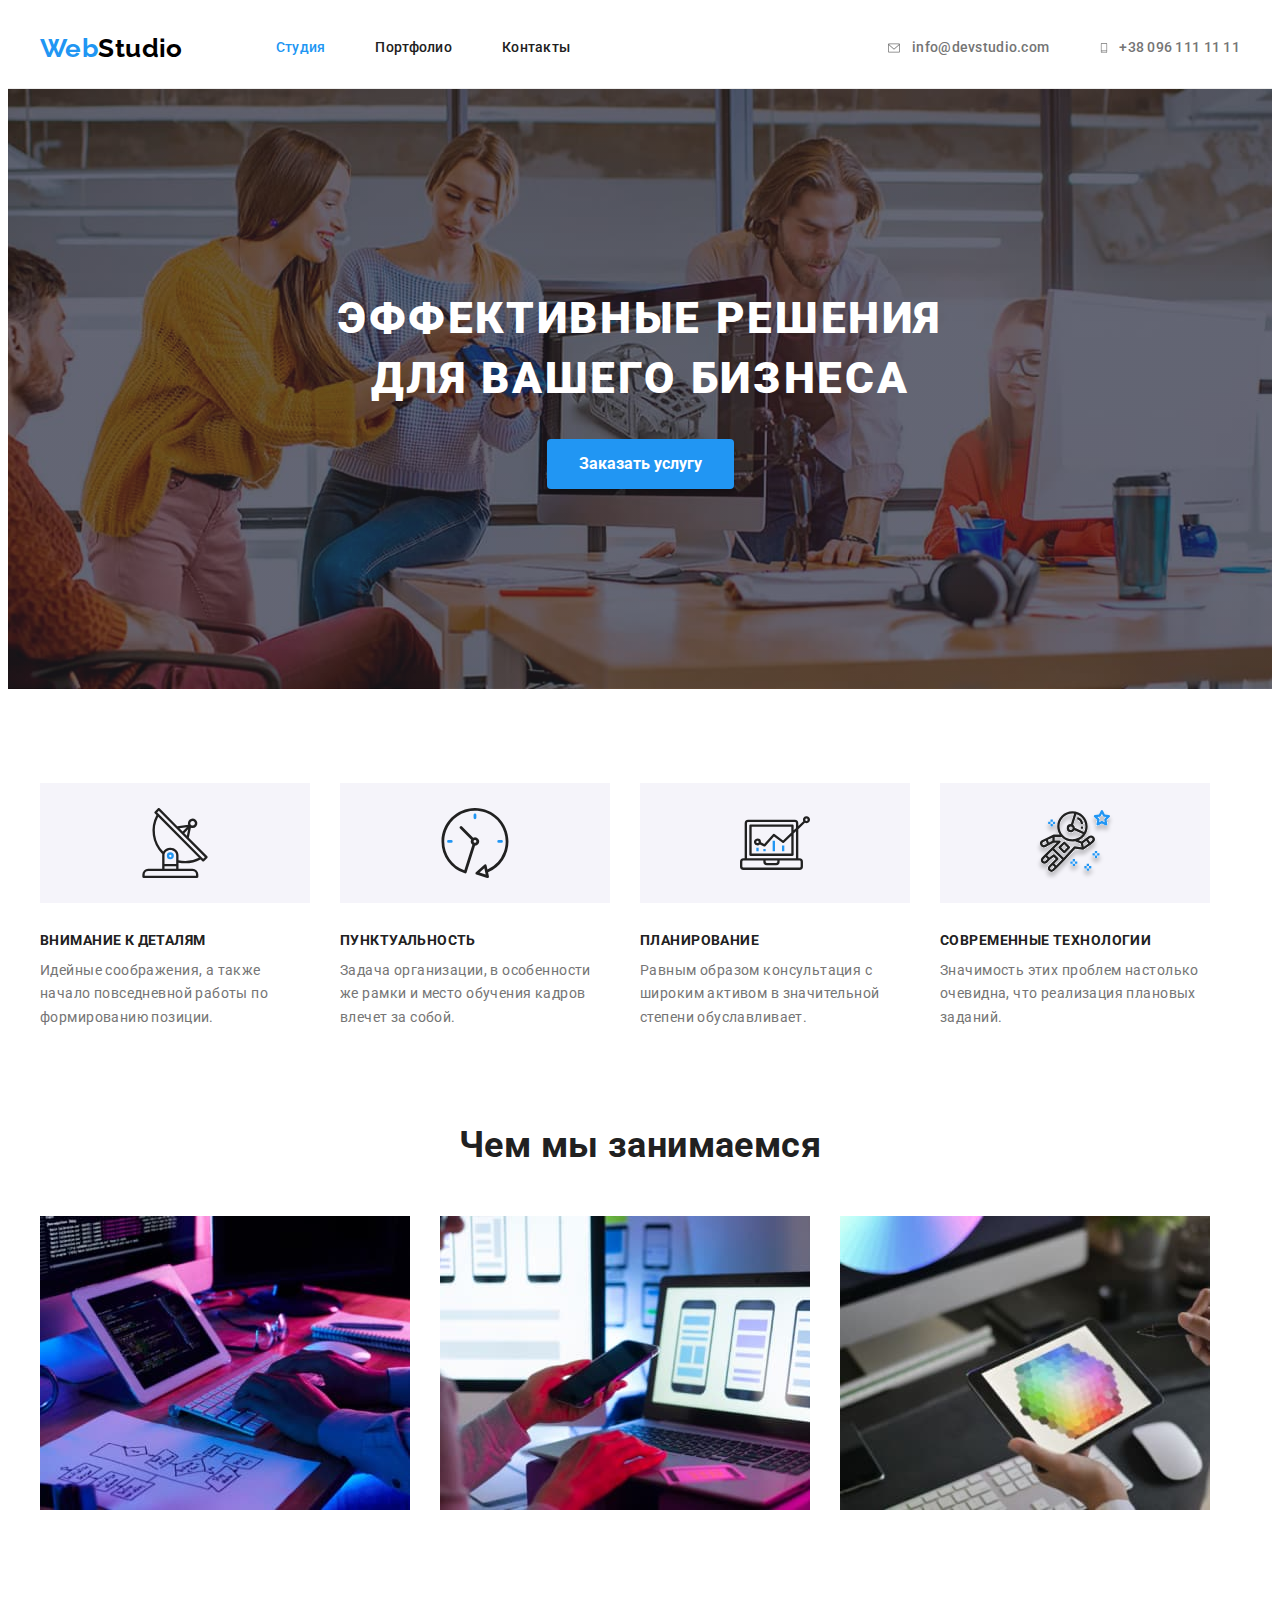
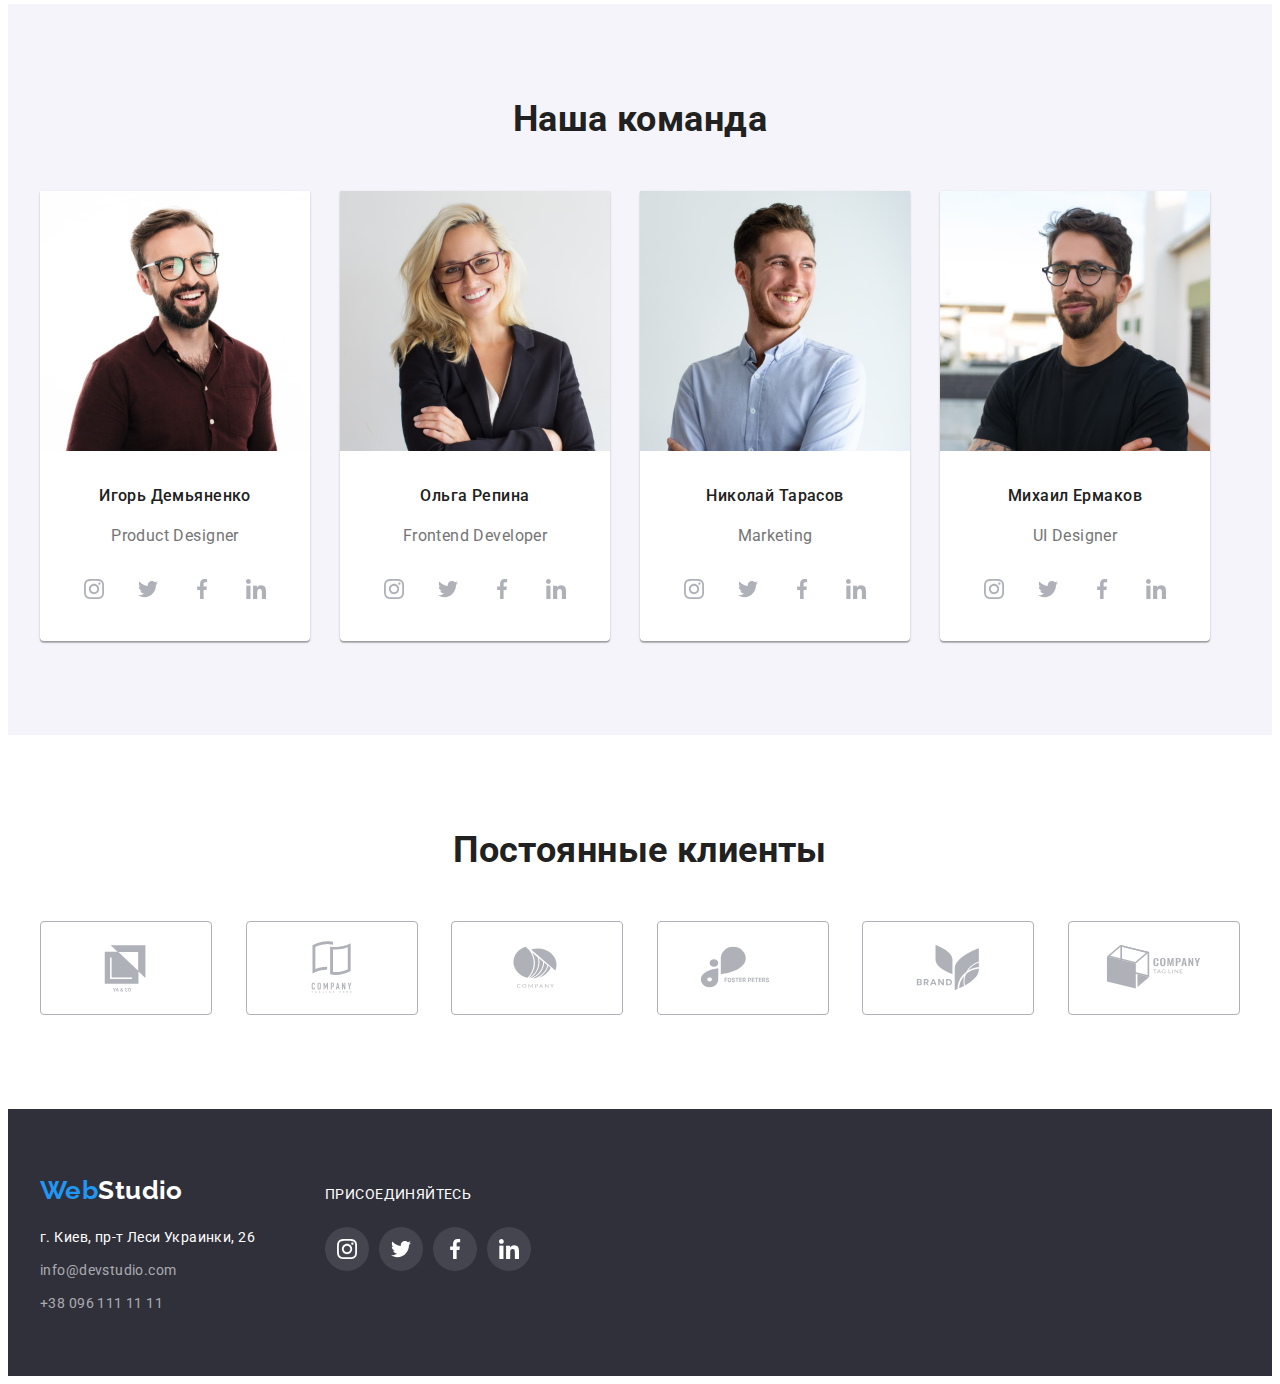
<file: index.html>
<!DOCTYPE html>
<html lang="ru">
  <head>
    <meta charset="UTF-8" />
    <meta http-equiv="X-UA-Compatible" content="IE=edge" />
    <meta name="viewport" content="width=device-width, initial-scale=1.0" />
    <title>WebStudio</title>

    <link
      href="https://fonts.googleapis.com/css2?family=Raleway:wght@700&family=Roboto:wght@400;500;700;900&display=swap"
      rel="stylesheet"
    />
    <link
      rel="stylesheet"
      href="https://cdnjs.cloudflare.com/ajax/libs/modern-normalize/1.1.0/modern-normalize.min.css"
      integrity="sha512-wpPYUAdjBVSE4KJnH1VR1HeZfpl1ub8YT/NKx4PuQ5NmX2tKuGu6U/JRp5y+Y8XG2tV+wKQpNHVUX03MfMFn9Q=="
      crossorigin="anonymous"
      referrerpolicy="no-referrer"
    />
    <link rel="stylesheet" href="./css/styles.css" />
  </head>
  <body>
    <header class="header">
      <div class="header-inner container">
        <nav class="navigation">
          <a href="./index.html" class="logo link"><span>Web</span>Studio</a>
          <ul class="nav-list list">
            <li class="nav-item">
              <a href="./index.html" class="nav-link current link">Студия</a>
            </li>
            <li class="nav-item"><a href="./portfolio.html" class="nav-link link">Портфолио</a></li>
            <li class="nav-item"><a href="#" class="nav-link link">Контакты</a></li>
          </ul>
        </nav>
        <ul class="contacts list">
          <li class="contact-item">
            <a href="mailto:info@devstudio.com" class="contact-link link"
              ><svg class="contact-icon contact-mail">
                <use href="./images/icons.svg#icon-mail"></use></svg
              >info@devstudio.com</a
            >
          </li>
          <li class="contact-item">
            <a href="tel:+380961111111" class="contact-link link"
              ><svg class="contact-icon contact-smartphone">
                <use href="./images/icons.svg#icon-smartphone"></use></svg
              >+38 096 111 11 11</a
            >
          </li>
        </ul>
      </div>
    </header>
    <main>
      <section class="hero section">
        <div class="container">
          <h1 class="hero-title title">Эффективные решения для вашего бизнеса</h1>
          <button type="button" class="hero-btn">Заказать услугу</button>
        </div>
      </section>
      <section class="benefits section">
        <div class="container">
          <h2 class="visually-hidden">Наши преимущества</h2>
          <ul class="benefits-list list">
            <li class="benefits-list-item benefits-icon-1">
              <h3 class="benefits-title title">Внимание к деталям</h3>
              <p>
                Идейные соображения, а также начало повседневной работы по формированию позиции.
              </p>
            </li>
            <li class="benefits-list-item benefits-icon-2">
              <h3 class="benefits-title title">Пунктуальность</h3>
              <p>
                Задача организации, в особенности же рамки и место обучения кадров влечет за собой.
              </p>
            </li>
            <li class="benefits-list-item benefits-icon-3">
              <h3 class="benefits-title title">Планирование</h3>
              <p>
                Равным образом консультация с широким активом в значительной степени обуславливает.
              </p>
            </li>
            <li class="benefits-list-item benefits-icon-4">
              <h3 class="benefits-title title">Современные технологии</h3>
              <p>Значимость этих проблем настолько очевидна, что реализация плановых заданий.</p>
            </li>
          </ul>
        </div>
      </section>
      <section class="work section">
        <div class="container">
          <h2 class="section-title title">Чем мы занимаемся</h2>
          <ul class="work-list list">
            <li class="work-list-item">
              <img
                src="./images/box1.jpg"
                alt="Руки на клавиатуре перед монитором"
                width="370"
                height="294"
              />
            </li>
            <li class="work-list-item">
              <img
                src="./images/box2.jpg"
                alt="Смартфон в руке и вторая рука на тачпаде"
                width="370"
                height="294"
              />
            </li>
            <li class="work-list-item">
              <img
                src="./images/box3.jpg"
                alt="Планшет с цветовой палитрой"
                width="370"
                height="294"
              />
            </li>
          </ul>
        </div>
      </section>
      <section class="team section">
        <div class="container">
          <h2 class="section-title title">Наша команда</h2>
          <ul class="team-list list">
            <li class="team-list-item">
              <img
                src="./images/teammate1.jpg"
                alt="Улыбающийся мужчина"
                width="270"
                height="260"
              />
              <div class="team-thumb">
                <h3 class="team-title title">Игорь Демьяненко</h3>
                <p class="team-profname">Product Designer</p>
                <ul class="list">
                  <li class="team-thumb-item">
                    <a href="#" class="team-thumb-link">
                      <svg class="team-thumb-icon">
                        <use href="./images/icons.svg#icon-instagram"></use>
                      </svg>
                    </a>
                  </li>
                  <li class="team-thumb-item">
                    <a href="#" class="team-thumb-link">
                      <svg class="team-thumb-icon">
                        <use href="./images/icons.svg#icon-twitter"></use>
                      </svg>
                    </a>
                  </li>
                  <li class="team-thumb-item">
                    <a href="#" class="team-thumb-link">
                      <svg class="team-thumb-icon">
                        <use href="./images/icons.svg#icon-facebook"></use>
                      </svg>
                    </a>
                  </li>
                  <li class="team-thumb-item">
                    <a href="#" class="team-thumb-link">
                      <svg class="team-thumb-icon">
                        <use href="./images/icons.svg#icon-linkedin"></use>
                      </svg>
                    </a>
                  </li>
                </ul>
              </div>
            </li>
            <li class="team-list-item">
              <img
                src="./images/teammate2.jpg"
                alt="Улыбающаяся девушка"
                width="270"
                height="260"
              />
              <div class="team-thumb">
                <h3 class="team-title title">Ольга Репина</h3>
                <p class="team-profname">Frontend Developer</p>
                <ul class="list">
                  <li class="team-thumb-item">
                    <a href="#" class="team-thumb-link">
                      <svg class="team-thumb-icon">
                        <use href="./images/icons.svg#icon-instagram"></use>
                      </svg>
                    </a>
                  </li>
                  <li class="team-thumb-item">
                    <a href="#" class="team-thumb-link">
                      <svg class="team-thumb-icon">
                        <use href="./images/icons.svg#icon-twitter"></use>
                      </svg>
                    </a>
                  </li>
                  <li class="team-thumb-item">
                    <a href="#" class="team-thumb-link">
                      <svg class="team-thumb-icon">
                        <use href="./images/icons.svg#icon-facebook"></use>
                      </svg>
                    </a>
                  </li>
                  <li class="team-thumb-item">
                    <a href="#" class="team-thumb-link">
                      <svg class="team-thumb-icon">
                        <use href="./images/icons.svg#icon-linkedin"></use>
                      </svg>
                    </a>
                  </li>
                </ul>
              </div>
            </li>
            <li class="team-list-item">
              <img
                src="./images/teammate3.jpg"
                alt="Улыбающийся мужчина"
                width="270"
                height="260"
              />
              <div class="team-thumb">
                <h3 class="team-title title">Николай Тарасов</h3>
                <p class="team-profname">Marketing</p>
                <ul class="list">
                  <li class="team-thumb-item">
                    <a href="#" class="team-thumb-link">
                      <svg class="team-thumb-icon">
                        <use href="./images/icons.svg#icon-instagram"></use>
                      </svg>
                    </a>
                  </li>
                  <li class="team-thumb-item">
                    <a href="#" class="team-thumb-link">
                      <svg class="team-thumb-icon">
                        <use href="./images/icons.svg#icon-twitter"></use>
                      </svg>
                    </a>
                  </li>
                  <li class="team-thumb-item">
                    <a href="#" class="team-thumb-link">
                      <svg class="team-thumb-icon">
                        <use href="./images/icons.svg#icon-facebook"></use>
                      </svg>
                    </a>
                  </li>
                  <li class="team-thumb-item">
                    <a href="#" class="team-thumb-link">
                      <svg class="team-thumb-icon">
                        <use href="./images/icons.svg#icon-linkedin"></use>
                      </svg>
                    </a>
                  </li>
                </ul>
              </div>
            </li>
            <li class="team-list-item">
              <img
                src="./images/teammate4.jpg"
                alt="Улыбающийся мужчина"
                width="270"
                height="260"
              />
              <div class="team-thumb">
                <h3 class="team-title title">Михаил Ермаков</h3>
                <p class="team-profname">UI Designer</p>
                <ul class="list">
                  <li class="team-thumb-item">
                    <a href="#" class="team-thumb-link">
                      <svg class="team-thumb-icon">
                        <use href="./images/icons.svg#icon-instagram"></use>
                      </svg>
                    </a>
                  </li>
                  <li class="team-thumb-item">
                    <a href="#" class="team-thumb-link">
                      <svg class="team-thumb-icon">
                        <use href="./images/icons.svg#icon-twitter"></use>
                      </svg>
                    </a>
                  </li>
                  <li class="team-thumb-item">
                    <a href="#" class="team-thumb-link">
                      <svg class="team-thumb-icon">
                        <use href="./images/icons.svg#icon-facebook"></use>
                      </svg>
                    </a>
                  </li>
                  <li class="team-thumb-item">
                    <a href="#" class="team-thumb-link">
                      <svg class="team-thumb-icon">
                        <use href="./images/icons.svg#icon-linkedin"></use>
                      </svg>
                    </a>
                  </li>
                </ul>
              </div>
            </li>
          </ul>
        </div>
      </section>
      <section class="clients section">
        <div class="container">
          <h2 class="section-title title">Постоянные клиенты</h2>
          <ul class="clients-list list">
            <li class="clients-list-item">
              <a href="#" class="clients-link link"
                ><svg class="clients-icon"><use href="./images/icons.svg#icon-client-1"></use></svg>
              </a>
            </li>
            <li class="clients-list-item">
              <a href="#" class="clients-link link"
                ><svg class="clients-icon"><use href="./images/icons.svg#icon-client-2"></use></svg>
              </a>
            </li>
            <li class="clients-list-item">
              <a href="#" class="clients-link link"
                ><svg class="clients-icon"><use href="./images/icons.svg#icon-client-3"></use></svg>
              </a>
            </li>
            <li class="clients-list-item">
              <a href="#" class="clients-link link"
                ><svg class="clients-icon"><use href="./images/icons.svg#icon-client-4"></use></svg>
              </a>
            </li>
            <li class="clients-list-item">
              <a href="#" class="clients-link link"
                ><svg class="clients-icon"><use href="./images/icons.svg#icon-client-5"></use></svg>
              </a>
            </li>
            <li class="clients-list-item">
              <a href="#" class="clients-link link"
                ><svg class="clients-icon"><use href="./images/icons.svg#icon-client-6"></use></svg>
              </a>
            </li>
          </ul>
        </div>
      </section>
    </main>
    <footer class="footer">
      <div class="container">
        <div class="adress-wrap">
          <a href="./index.html" class="logo link"><span>Web</span>Studio</a>
          <address>
            <ul class="footer-list list">
              <li class="footer-list-item">
                <a
                  href="https://goo.gl/maps/piqngm7oDQpEDh6u6"
                  target="_blank"
                  rel="noopener nofollow noreferrer"
                  class="map link"
                  >г. Киев, пр-т Леси Украинки, 26</a
                >
              </li>
              <li class="footer-list-item">
                <a href="mailto:info@devstudio.com" class="address link">info@devstudio.com</a>
              </li>
              <li class="footer-list-item">
                <a href="tel:+380961111111" class="address link">+38 096 111 11 11</a>
              </li>
            </ul>
          </address>
        </div>
        <div class="social-wrap">
          <p class="footer-social-text">Присоединяйтесь</p>
          <ul class="list">
            <li class="footer-social-item">
              <a href="#" class="footer-social-link social-icon-instagram link"
                ><svg class="footer-icon">
                  <use href="./images/icons.svg#icon-instagram"></use></svg
              ></a>
            </li>
            <li class="footer-social-item">
              <a href="#" class="footer-social-link social-icon-twitter link"
                ><svg class="footer-icon">
                  <use href="./images/icons.svg#icon-twitter"></use></svg
              ></a>
            </li>
            <li class="footer-social-item">
              <a href="#" class="footer-social-link social-icon-facebook link"
                ><svg class="footer-icon">
                  <use href="./images/icons.svg#icon-facebook"></use></svg
              ></a>
            </li>
            <li class="footer-social-item">
              <a href="#" class="footer-social-link social-icon-linkedin link"
                ><svg class="footer-icon">
                  <use href="./images/icons.svg#icon-linkedin"></use></svg
              ></a>
            </li>
          </ul>
        </div>
      </div>
    </footer>
  </body>
</html>
</file>
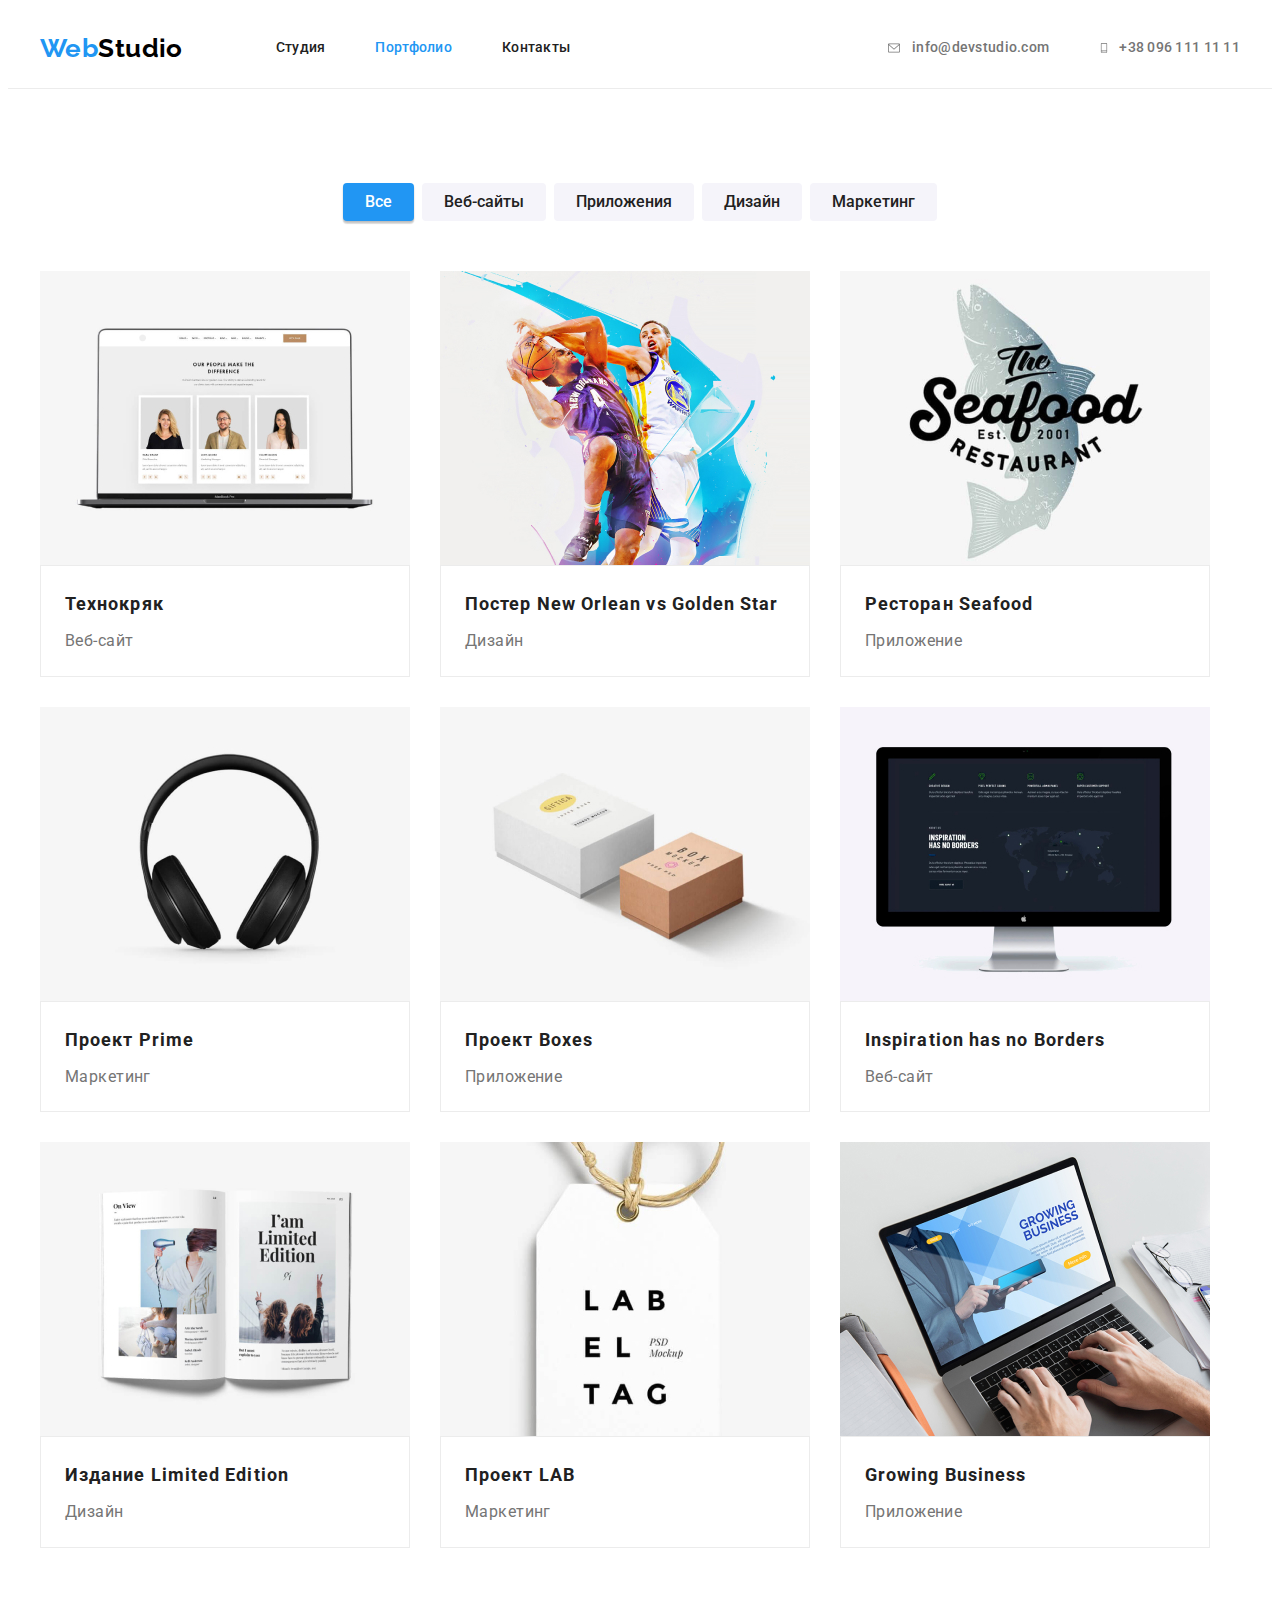
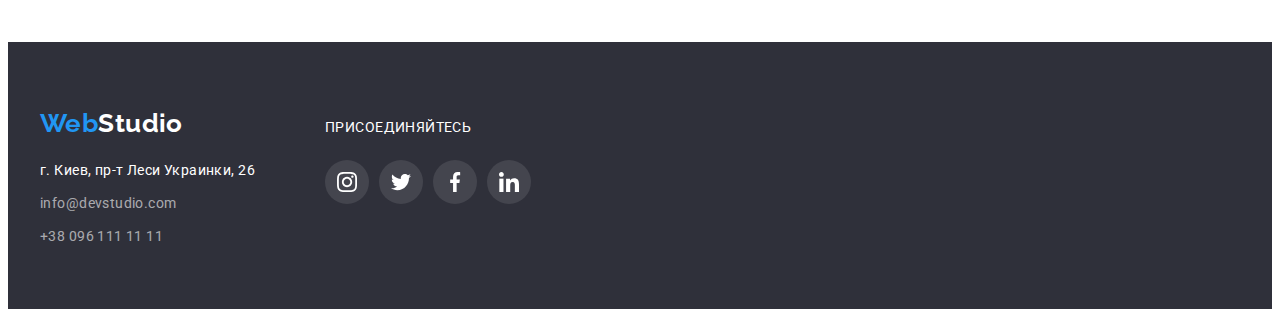
<file: portfolio.html>
<!DOCTYPE html>
<html lang="ru">
  <head>
    <meta charset="UTF-8" />
    <meta http-equiv="X-UA-Compatible" content="IE=edge" />
    <meta name="viewport" content="width=device-width, initial-scale=1.0" />
    <title>WebStudio</title>

    <link
      href="https://fonts.googleapis.com/css2?family=Raleway:wght@700&family=Roboto:wght@400;500;700;900&display=swap"
      rel="stylesheet"
    />
    <link
      rel="stylesheet"
      href="https://cdnjs.cloudflare.com/ajax/libs/modern-normalize/1.1.0/modern-normalize.min.css"
      integrity="sha512-wpPYUAdjBVSE4KJnH1VR1HeZfpl1ub8YT/NKx4PuQ5NmX2tKuGu6U/JRp5y+Y8XG2tV+wKQpNHVUX03MfMFn9Q=="
      crossorigin="anonymous"
      referrerpolicy="no-referrer"
    />
    <link rel="stylesheet" href="./css/styles.css" />
  </head>
  <body>
    <header class="header">
      <div class="header-inner container">
        <nav class="navigation">
          <a href="./index.html" class="logo link"><span>Web</span>Studio</a>
          <ul class="nav-list list">
            <li class="nav-item">
              <a href="./index.html" class="nav-link link">Студия</a>
            </li>
            <li class="nav-item">
              <a href="./portfolio.html" class="nav-link current link">Портфолио</a>
            </li>
            <li class="nav-item"><a href="#" class="nav-link link">Контакты</a></li>
          </ul>
        </nav>
        <ul class="contacts list">
          <li class="contact-item">
            <a href="mailto:info@devstudio.com" class="contact-link link"
              ><svg class="contact-icon contact-mail">
                <use href="./images/icons.svg#icon-mail"></use></svg
              >info@devstudio.com</a
            >
          </li>
          <li class="contact-item">
            <a href="tel:+380961111111" class="contact-link link"
              ><svg class="contact-icon contact-smartphone">
                <use href="./images/icons.svg#icon-smartphone"></use></svg
              >+38 096 111 11 11</a
            >
          </li>
        </ul>
      </div>
    </header>
    <main>
      <section class="portfolio section">
        <div class="container">
          <h1 class="visually-hidden">Наше портфолио</h1>
          <ul class="portfolio-menu list">
            <li class="portfolio-menu-item">
              <button type="button" class="portfolio-btn active">Все</button>
            </li>
            <li class="portfolio-menu-item">
              <button type="button" class="portfolio-btn">Веб-сайты</button>
            </li>
            <li class="portfolio-menu-item">
              <button type="button" class="portfolio-btn">Приложения</button>
            </li>
            <li class="portfolio-menu-item">
              <button type="button" class="portfolio-btn">Дизайн</button>
            </li>
            <li class="portfolio-menu-item">
              <button type="button" class="portfolio-btn">Маркетинг</button>
            </li>
          </ul>
          <ul class="portfolio-list list">
            <li class="portfolio-list-item">
              <a href="#" class="portfolio-link link"
                ><img
                  src="./images/portfolio1.jpg"
                  alt="Открытый ноутбук"
                  width="370"
                  height="294"
                />
                <div class="portfolio-thumb">
                  <h2 class="portfolio-title title">Технокряк</h2>
                  <p class="portfolio-description">Веб-сайт</p>
                </div>
              </a>
            </li>
            <li class="portfolio-list-item">
              <a href="#" class="portfolio-link link"
                ><img
                  src="./images/portfolio2.jpg"
                  alt="2 играющих баскетболиста"
                  width="370"
                  height="294"
                />
                <div class="portfolio-thumb">
                  <h2 class="portfolio-title title">Постер New Orlean vs Golden Star</h2>
                  <p class="portfolio-description">Дизайн</p>
                </div>
              </a>
            </li>
            <li class="portfolio-list-item">
              <a href="#" class="portfolio-link link"
                ><img
                  src="./images/portfolio3.jpg"
                  alt="Логотип ресторана в виде рыбы"
                  width="370"
                  height="294"
                />
                <div class="portfolio-thumb">
                  <h2 class="portfolio-title title">Ресторан Seafood</h2>
                  <p class="portfolio-description">Приложение</p>
                </div>
              </a>
            </li>
            <li class="portfolio-list-item">
              <a href="#" class="portfolio-link link"
                ><img src="./images/portfolio4.jpg" alt="Наушники" width="370" height="294" />
                <div class="portfolio-thumb">
                  <h2 class="portfolio-title title">Проект Prime</h2>
                  <p class="portfolio-description">Маркетинг</p>
                </div>
              </a>
            </li>
            <li class="portfolio-list-item">
              <a href="#" class="portfolio-link link"
                ><img src="./images/portfolio5.jpg" alt="2 коробки" width="370" height="294" />
                <div class="portfolio-thumb">
                  <h2 class="portfolio-title title">Проект Boxes</h2>
                  <p class="portfolio-description">Приложение</p>
                </div>
              </a>
            </li>
            <li class="portfolio-list-item">
              <a href="#" class="portfolio-link link"
                ><img
                  src="./images/portfolio6.jpg"
                  alt="Включенный монитор"
                  width="370"
                  height="294"
                />
                <div class="portfolio-thumb">
                  <h2 class="portfolio-title title">Inspiration has no Borders</h2>
                  <p class="portfolio-description">Веб-сайт</p>
                </div>
              </a>
            </li>
            <li class="portfolio-list-item">
              <a href="#" class="portfolio-link link"
                ><img src="./images/portfolio7.jpg" alt="Открытая книга" width="370" height="294" />
                <div class="portfolio-thumb">
                  <h2 class="portfolio-title title">Издание Limited Edition</h2>
                  <p class="portfolio-description">Дизайн</p>
                </div>
              </a>
            </li>
            <li class="portfolio-list-item">
              <a href="#" class="portfolio-link link"
                ><img src="./images/portfolio8.jpg" alt="Белая бирка" width="370" height="294" />
                <div class="portfolio-thumb">
                  <h2 class="portfolio-title title">Проект LAB</h2>
                  <p class="portfolio-description">Маркетинг</p>
                </div>
              </a>
            </li>
            <li class="portfolio-list-item">
              <a href="#" class="portfolio-link link"
                ><img
                  src="./images/portfolio9.jpg"
                  alt="Открытый ноутбук"
                  width="370"
                  height="294"
                />
                <div class="portfolio-thumb">
                  <h2 class="portfolio-title title">Growing Business</h2>
                  <p class="portfolio-description">Приложение</p>
                </div>
              </a>
            </li>
          </ul>
        </div>
      </section>
    </main>
    <footer class="footer">
      <div class="container">
        <div class="adress-wrap">
          <a href="./index.html" class="logo link"><span>Web</span>Studio</a>
          <address>
            <ul class="footer-list list">
              <li class="footer-list-item">
                <a
                  href="https://goo.gl/maps/piqngm7oDQpEDh6u6"
                  target="_blank"
                  rel="noopener nofollow noreferrer"
                  class="map link"
                  >г. Киев, пр-т Леси Украинки, 26</a
                >
              </li>
              <li class="footer-list-item">
                <a href="mailto:info@devstudio.com" class="address link">info@devstudio.com</a>
              </li>
              <li class="footer-list-item">
                <a href="tel:+380961111111" class="address link">+38 096 111 11 11</a>
              </li>
            </ul>
          </address>
        </div>
        <div class="social-wrap">
          <p class="footer-social-text">Присоединяйтесь</p>
          <ul class="list">
            <li class="footer-social-item">
              <a href="#" class="footer-social-link social-icon-instagram link"
                ><svg class="footer-icon">
                  <use href="./images/icons.svg#icon-instagram"></use></svg
              ></a>
            </li>
            <li class="footer-social-item">
              <a href="#" class="footer-social-link social-icon-twitter link"
                ><svg class="footer-icon">
                  <use href="./images/icons.svg#icon-twitter"></use></svg
              ></a>
            </li>
            <li class="footer-social-item">
              <a href="#" class="footer-social-link social-icon-facebook link"
                ><svg class="footer-icon">
                  <use href="./images/icons.svg#icon-facebook"></use></svg
              ></a>
            </li>
            <li class="footer-social-item">
              <a href="#" class="footer-social-link social-icon-linkedin link"
                ><svg class="footer-icon">
                  <use href="./images/icons.svg#icon-linkedin"></use></svg
              ></a>
            </li>
          </ul>
        </div>
      </div>
    </footer>
  </body>
</html>
</file>
<file: css/styles.css>
:root {
  --primary-color: #ffffff;
  --secondary-color: #2f303a;
  --primary-text-color: #757575;
  --title-text-color: #212121;
  --accent-color: #2196f3;
}

body {
  background-color: var(--primary-color);
  color: var(--primary-text-color);
  font-family: 'Roboto', sans-serif;
  font-size: 14px;
  line-height: 1.71;
  letter-spacing: 0.03em;
}

/* сброс стилей ссылок */
.link {
  color: var(--primary-text-color);
  text-decoration: none;
}

/* сброс стилей списков */
.list {
  list-style: none;
  margin: 0;
  padding: 0;
}

.container {
  width: 1200px;
  margin: 0 auto;
  padding: 0 15px;
}

.section {
  padding: 94px 0;
}

/* общие стили заголовков */
.title {
  color: var(--title-text-color);
  margin: 0;
}

img {
  display: block;
}

/* скрытие заголовков */
.visually-hidden {
  position: absolute;
  width: 1px;
  height: 1px;
  margin: -1px;
  border: 0;
  padding: 0;

  white-space: nowrap;
  clip-path: inset(100%);
  clip: rect(0 0 0 0);
  overflow: hidden;
}

/* общие стили заголовков */
.section-title {
  font-size: 36px;
  line-height: 1.17;
  text-align: center;
}

.header {
  border-bottom: solid 1px #ececec;
}

.header-inner {
  display: flex;
  justify-content: space-between;
}

.logo {
  color: #000000;
  font-family: 'Raleway', sans-serif;
  font-weight: 700;
  font-size: 26px;
  line-height: 1.19;
}

.logo span {
  color: var(--accent-color);
}

.navigation .logo {
  display: block;
  margin-right: 93px;
}

.navigation {
  display: flex;
  align-items: center;
}

.nav-list {
  display: flex;
}

.nav-item + .nav-item {
  margin-left: 50px;
}

.nav-link {
  color: var(--title-text-color);
  font-weight: 500;
  line-height: 1.14;
  letter-spacing: 0.02em;
  display: block;
  padding: 32px 0;
}

.nav-link:hover,
.nav-link:focus {
  color: var(--accent-color);
}

/* обозначение текущей странцы */
.current {
  color: var(--accent-color);
}

.contacts {
  display: flex;
  align-items: center;
}

.contact-item + .contact-item {
  margin-left: 50px;
}

.contact-link {
  font-weight: 500;
  line-height: 1.14;
  letter-spacing: 0.02em;
  padding: 32px 0;
  display: flex;
  align-items: center;
}

.contact-link:hover,
.contact-link:focus {
  color: var(--accent-color);
}
.contact-link:hover .contact-icon,
.contact-link:focus .contact-icon {
  fill: var(--accent-color);
}
.contact-icon {
  margin-right: 10px;
  fill: var(--primary-text-color);
}
.contact-mail {
  width: 16px;
  height: 12px;
}
.contact-smartphone {
  width: 10px;
  height: 16px;
}
/* герой */
.hero {
  background-color: var(--secondary-color);
  background-image: linear-gradient(to bottom, rgba(47, 48, 58, 0.4), rgba(47, 48, 58, 0.4)),
    url(../images/bg-hero.jpg);
  background-repeat: no-repeat;
  background-position: center;
  background-size: cover;
  max-width: 1600px;
  text-align: center;
  padding: 200px 0;
  margin: 0 auto;
}

.hero-title {
  color: var(--primary-color);
  font-style: normal;
  text-transform: uppercase;
  font-weight: 900;
  font-size: 44px;
  line-height: 1.36;
  letter-spacing: 0.06em;
  max-width: 696px;
  margin: 0 auto 30px auto;
}

.hero-btn {
  color: var(--primary-color);
  background-color: var(--accent-color);
  font-family: inherit;
  font-weight: 700;
  font-size: 16px;
  line-height: 1.87;
  border: none;
  cursor: pointer;
  padding: 10px 32px;
  box-shadow: 0px 4px 4px rgba(0, 0, 0, 0.15);
  border-radius: 4px;
}

/* наши преимущества */
.benefits-list {
  display: flex;
}

.benefits-list-item {
  width: 270px;
}

.benefits-list-item::before {
  content: '';
  display: block;
  height: 120px;
  background-color: #f5f4fa;
  background-repeat: no-repeat;
  background-position: center;
  margin-bottom: 30px;
}

.benefits-icon-1::before {
  background-image: url(../images/benefits-1.svg);
}

.benefits-icon-2::before {
  background-image: url(../images/benefits-2.svg);
}

.benefits-icon-3::before {
  background-image: url(../images/benefits-3.svg);
}

.benefits-icon-4::before {
  background-image: url(../images/benefits-4.svg);
}

.benefits-list-item + .benefits-list-item {
  margin-left: 30px;
}

.benefits-list-item p {
  margin: 10px 0 0 0;
}

.benefits-title {
  font-size: 14px;
  text-transform: uppercase;
  line-height: 1.14;
  text-align: left;
}

.work {
  padding-top: 0;
}

.work-list {
  display: flex;
  margin-top: 50px;
}

.work-list-item + .work-list-item {
  margin-left: 30px;
}

/* наша команда */
.team {
  background-color: #f5f4fa;
}

.team-list {
  display: flex;
  margin-top: 50px;
}

.team-list-item + .team-list-item {
  margin-left: 30px;
}

.team-list-item {
  background: var(--primary-color);
  box-shadow: 0px 1px 3px rgba(0, 0, 0, 0.12), 0px 1px 1px rgba(0, 0, 0, 0.14),
    0px 2px 1px rgba(0, 0, 0, 0.2);
  border-radius: 0px 0px 4px 4px;
}

.team-thumb {
  padding: 30px 0;
}
.team-thumb .list {
  display: flex;
  justify-content: center;
  height: 44px;
  margin-top: 16px;
}

.team-thumb-item + .team-thumb-item {
  margin-left: 10px;
}
.team-thumb-link {
  display: flex;
  justify-content: center;
  align-items: center;
  border-radius: 50%;
  width: 44px;
  height: 44px;
}
.team-thumb-link:hover,
.team-thumb-link:focus {
  background-color: var(--accent-color);
}
.team-thumb-link:hover .team-thumb-icon,
.team-thumb-link:focus .team-thumb-icon {
  fill: var(--primary-color);
}
.team-thumb-icon {
  width: 20px;
  height: 20px;
  fill: #afb1b8;
}
.team-title {
  font-weight: 500;
  font-size: 16px;
  line-height: 1.9;
  text-align: center;
}

.team-profname {
  font-size: 16px;
  line-height: 1.9;
  text-align: center;
  margin: 10px 0 0 0;
}
/* клиенты */

.clients-list {
  display: flex;
  justify-content: space-between;
  margin-top: 50px;
}
.clients-link {
  display: flex;
  align-items: center;
  justify-content: center;
  width: 170px;
  height: 92px;
  border: 1px solid #afb1b8;
  border-radius: 4px;
}
.clients-icon {
  width: 106px;
  height: 60px;
  fill: #afb1b8;
}
.clients-link:hover,
.clients-link:focus {
  border: 1px solid var(--accent-color);
}
.clients-link:hover .clients-icon,
.clients-link:focus .clients-icon {
  fill: var(--accent-color);
}

/* портфолио */

.portfolio-menu {
  display: flex;
  justify-content: center;
  margin-bottom: 50px;
}

.portfolio-menu-item + .portfolio-menu-item {
  margin-left: 8px;
}

.portfolio-btn {
  color: var(--title-text-color);
  background-color: #f5f4fa;
  font-family: inherit;
  font-weight: 500;
  font-size: 16px;
  line-height: 1.6;
  border: none;
  cursor: pointer;
  padding: 6px 22px;
  border-radius: 4px;
}

.portfolio-btn:hover,
.portfolio-btn:focus,
.active {
  color: var(--primary-color);
  background-color: var(--accent-color);
  box-shadow: 0px 3px 1px rgba(0, 0, 0, 0.1), 0px 1px 2px rgba(0, 0, 0, 0.08),
    0px 2px 2px rgba(0, 0, 0, 0.12);
}

.portfolio-list {
  display: flex;
  flex-wrap: wrap;
}

.portfolio-list-item {
  margin: 0 30px 30px 0;
}

.portfolio-list-item:nth-child(3n) {
  margin-right: 0;
}

.portfolio-list-item:nth-last-child(-n + 3) {
  margin-bottom: 0;
}

.portfolio-link:hover {
  display: block;
  box-shadow: 0px 1px 1px rgba(0, 0, 0, 0.12), 0px 4px 4px rgba(0, 0, 0, 0.06),
    1px 4px 6px rgba(0, 0, 0, 0.16);
}

.portfolio-thumb {
  border: 1px solid #ececec;
  padding: 20px 24px;
}

.portfolio-title {
  font-size: 18px;
  line-height: 2;
  letter-spacing: 0.06em;
  margin: 0 0 4px 0;
}

.portfolio-description {
  font-weight: 400;
  font-size: 16px;
  line-height: 1.87;
  margin: 0;
}

/* футер */
.footer {
  background-color: var(--secondary-color);
  padding: 60px 0;
}

.footer .logo {
  color: var(--primary-color);
  display: block;
  margin-bottom: 20px;
}

.footer-list-item + .footer-list-item {
  margin-top: 9px;
}

.map {
  color: var(--primary-color);
  font-style: normal;
}

.address {
  font-style: normal;
  color: rgba(255, 255, 255, 0.6);
}

.address:hover,
.address:focus {
  color: var(--accent-color);
}

.footer .container {
  display: flex;
  align-items: baseline;
}
.adress-wrap {
  margin-right: 70px;
}
.social-wrap .list {
  display: flex;
  margin-top: 20px;
}
.footer-social-text {
  text-transform: uppercase;
  color: var(--primary-color);
}
.footer-social-item + .footer-social-item {
  margin-left: 10px;
}
.footer-social-link {
  display: flex;
  width: 44px;
  height: 44px;
  border-radius: 50%;
  justify-content: center;
  align-items: center;
  background-color: rgba(255, 255, 255, 0.1);
}
.footer-social-link:hover,
.footer-social-link:focus {
  background-color: var(--accent-color);
}

.footer-icon {
  width: 20px;
  height: 20px;
  fill: var(--primary-color);
}
</file>
